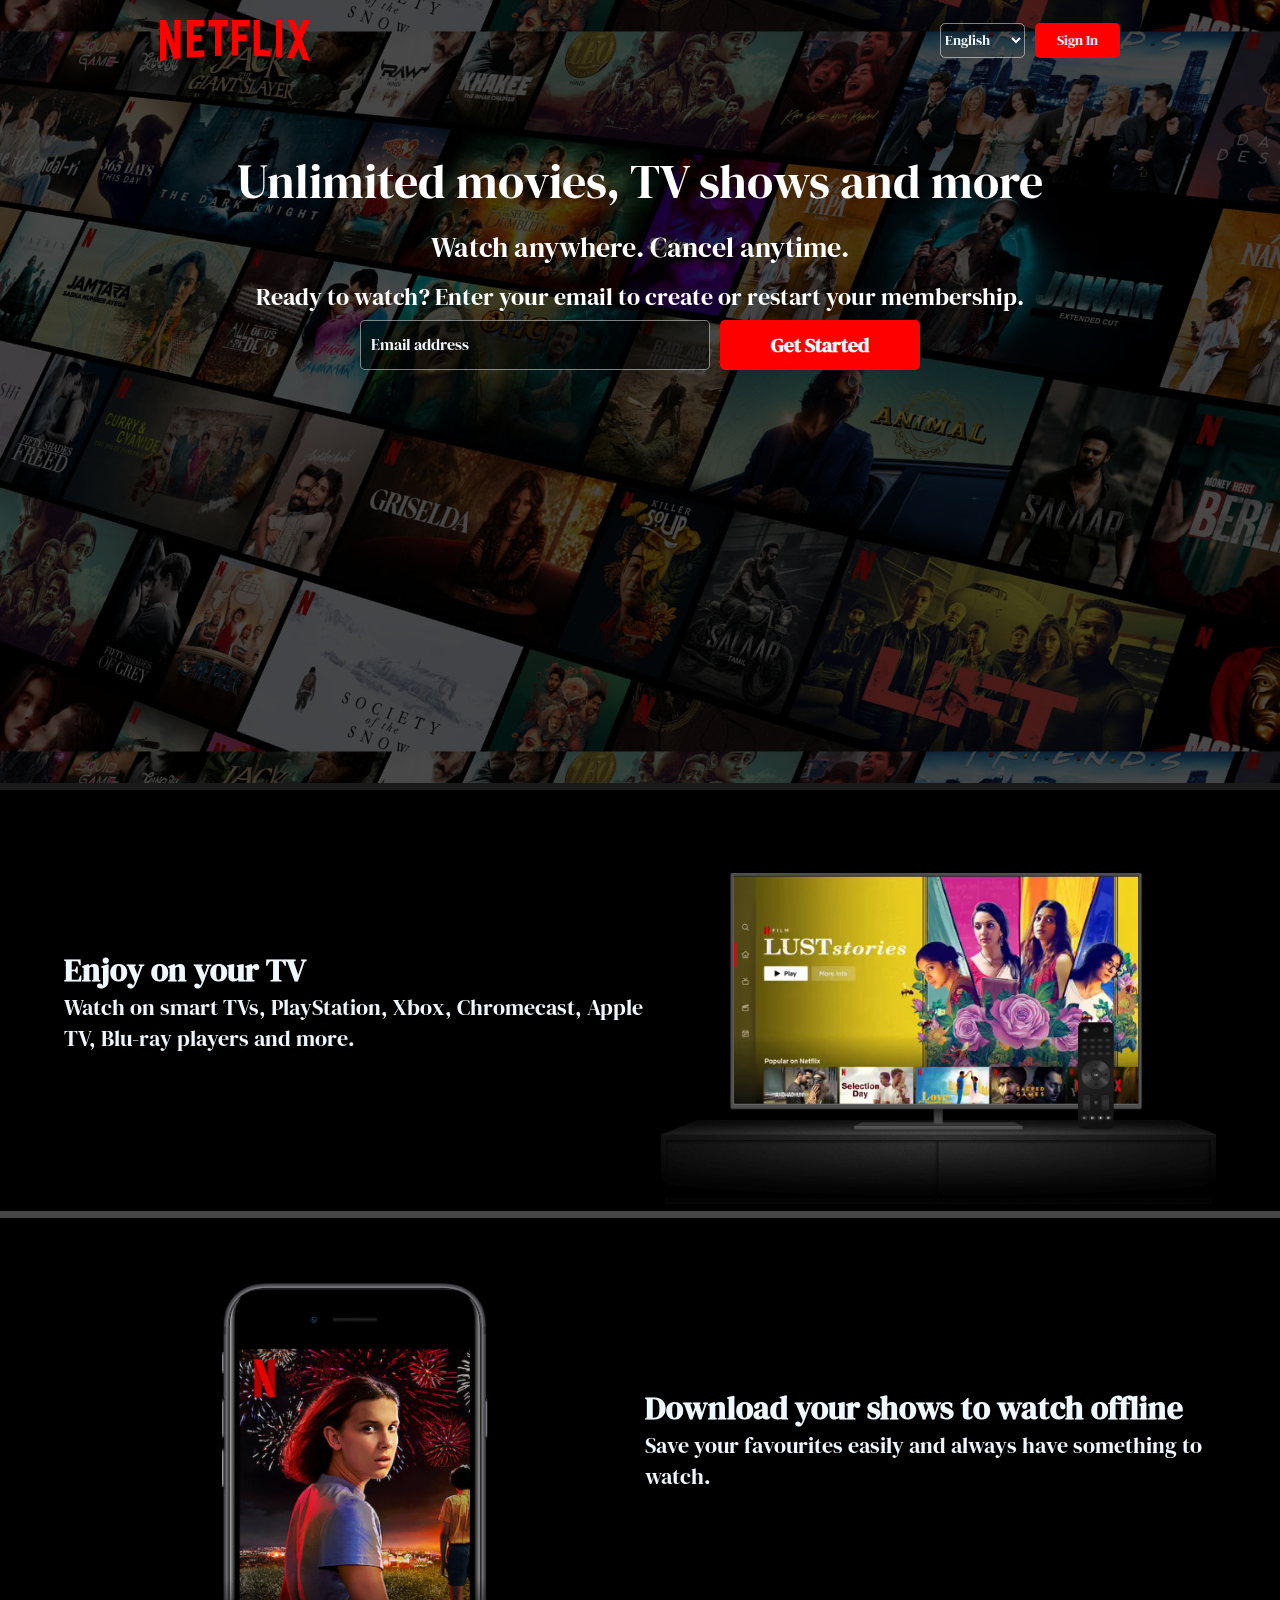
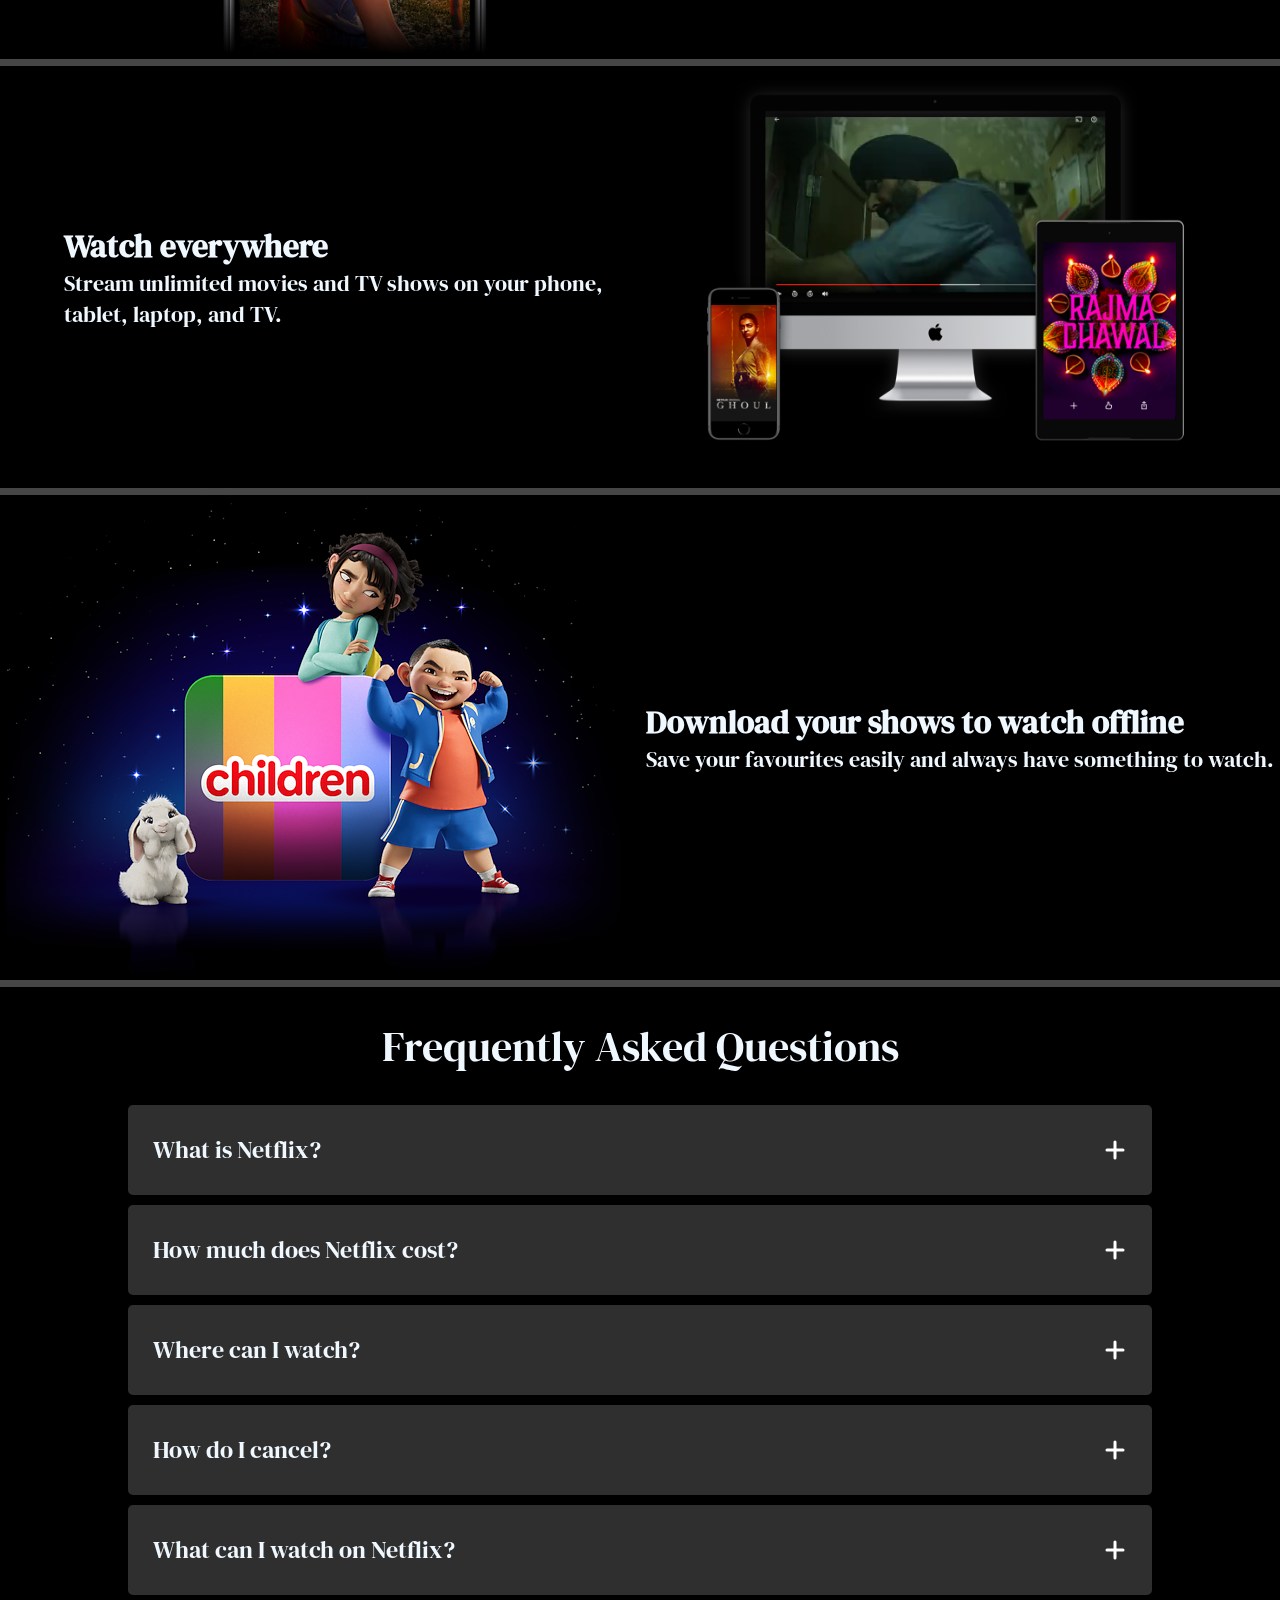
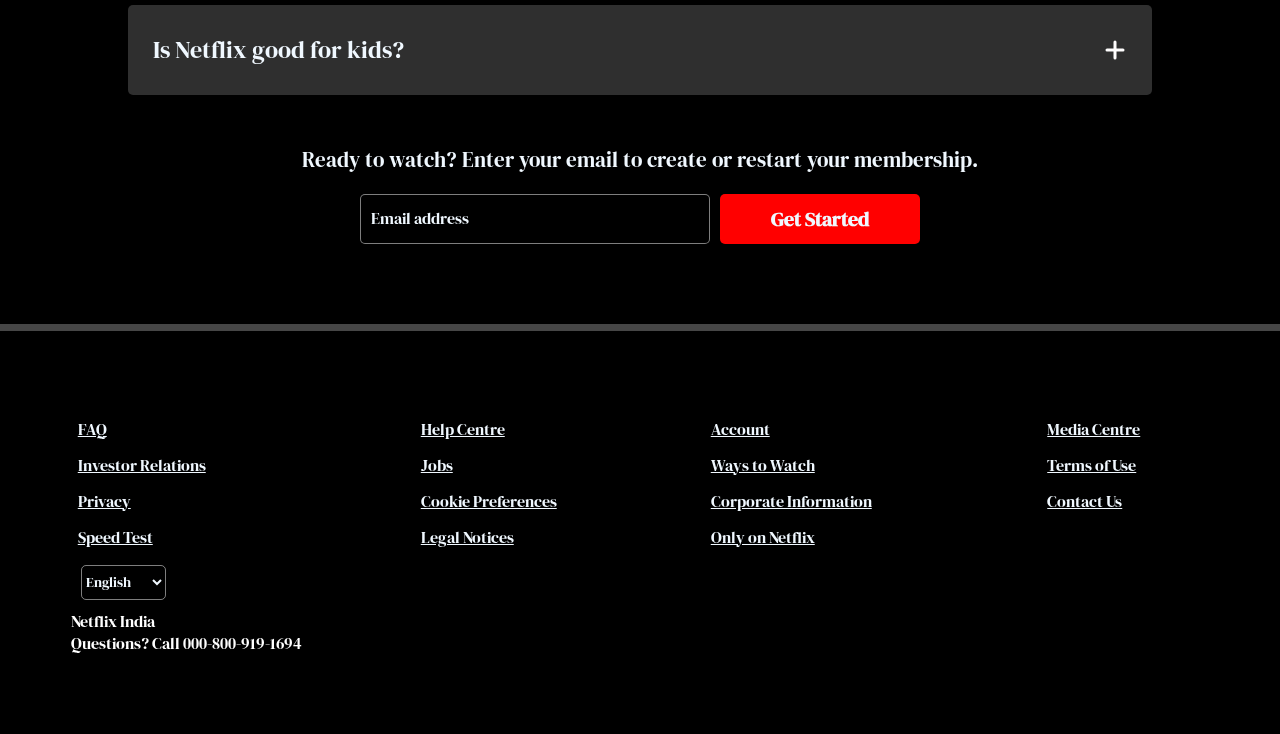
<file: Netflix_clone/index.html>
<!DOCTYPE html>
<html lang="en">
  <head>
    <meta charset="UTF-8" />
    <meta name="viewport" content="width=device-width, initial-scale=1.0" />
    <title>Netflix India – Watch TV Shows Online, Watch Movies Online</title>
    <link rel="stylesheet" href="style.css" />
  </head>
  <body>

<div class="all">
    <!-- Home Page -->
    <div class="main">
      <div class="agree">
        <div class="container"></div>
        <div class="nav">
          <img src="assets/logo.svg" alt="logo" width="150" />
          <div class="buttons">
            <select id="language">
              <option style="color: black;">English</option>
              <option style="color: black;">Hindi</option>
            </select>
            <button>Sign In</button>
          </div>
        </div>

        <div class="box">
          <h1>Unlimited movies, TV shows and more</h1>
          <h3>Watch anywhere. Cancel anytime.</h3>
          <h4>
            Ready to watch? Enter your email to create or restart your membership.
          </h4>

          <div class="getstarted">
            <input
              type="email"
              name="email"
              id="email"
              placeholder="Email address"
            />
            <button>Get Started</button>
          </div>
        </div>
      </div>
    </div>



    <!-- Next Page -->
    <div class="line"></div>

    <div class="section_one">
     
      <div class="para">
        
        <h1>Enjoy on your TV</h1>
        <p>
          Watch on smart TVs, PlayStation, Xbox, Chromecast, Apple TV, Blu-ray
          players and more.
        </p>
     
      </div>


      <div class="tvshow">
       
        <img src="assets/Images/tv.png" alt="tv-show" />
        <video src="assets/videos/tv_video.m4v" autoplay muted></video>
      
      </div>
    </div>

    <div class="line"></div>

    <div class="section_two">
      <div class="mobile_display">
        <img src="assets/Images/mobile-img.jpg" alt="mobile_display" />
      </div>

      <div class="mob_para">
        <h1>Download your shows to watch offline</h1>
        <p>Save your favourites easily and always have something to watch.</p>
      </div>
    </div>
    <div class="line"></div>

    <div class="section_three">
      <div class="panel_para">
        <h1>Watch everywhere</h1>
        <p>
          Stream unlimited movies and TV shows on your phone, tablet, laptop,
          and TV.
        </p>
      </div>
      <div class="tv_panel">
        
        <img src="assets/Images/device-pile-in.png" alt="not found" />
        <video src="assets/videos/video-devices-in.m4v" autoplay muted></video>
      </div>
      
    </div>

    <div class="line"></div>

    <div class="section_four">
      <div class="child_display">
        <img src="assets/Images/children_img.png" alt="not found image" />
      </div>

      <div class="child_para">
        <h1>Download your shows to watch offline</h1>
        <p>Save your favourites easily and always have something to watch.</p>
      </div>
    </div>
    <div class="line"></div>

    <div class="section_five">

      <h1>Frequently Asked Questions</h1>
      <div class="faq faq_one">             
        <span>What is Netflix?</span>
        <svg xmlns="http://www.w3.org/2000/svg" width="24" height="24" viewBox="0 0 24 24" fill="none">
          <path d="M12 4V20" stroke="#fffefe" stroke-width="3" stroke-linecap="round" stroke-linejoin="round"/>
          <path d="M4 12H20" stroke="#fffefe" stroke-width="3" stroke-linecap="round" stroke-linejoin="round"/>
          </svg>
          </svg> 
      </div>




      <div class="faq faq_two">             
        <span>How much does Netflix cost?</span>
        <svg xmlns="http://www.w3.org/2000/svg" width="24" height="24" viewBox="0 0 24 24" fill="none">
          <path d="M12 4V20" stroke="#fffefe" stroke-width="3" stroke-linecap="round" stroke-linejoin="round"/>
          <path d="M4 12H20" stroke="#fffefe" stroke-width="3" stroke-linecap="round" stroke-linejoin="round"/>
          </svg>
          </svg> 
      </div>



      <div class="faq faq_three">             
        <span>Where can I watch?</span>
        <svg xmlns="http://www.w3.org/2000/svg" width="24" height="24" viewBox="0 0 24 24" fill="none">
          <path d="M12 4V20" stroke="#fffefe" stroke-width="3" stroke-linecap="round" stroke-linejoin="round"/>
          <path d="M4 12H20" stroke="#fffefe" stroke-width="3" stroke-linecap="round" stroke-linejoin="round"/>
          </svg>
          </svg> 
      </div>




      <div class="faq faq_four">             
        <span>How do I cancel?</span>
        <svg xmlns="http://www.w3.org/2000/svg" width="24" height="24" viewBox="0 0 24 24" fill="none">
          <path d="M12 4V20" stroke="#fffefe" stroke-width="3" stroke-linecap="round" stroke-linejoin="round"/>
          <path d="M4 12H20" stroke="#fffefe" stroke-width="3" stroke-linecap="round" stroke-linejoin="round"/>
          </svg>
          </svg> 
      </div>




      <div class="faq faq_five">             
        <span>What can I watch on Netflix?</span>
        <svg xmlns="http://www.w3.org/2000/svg" width="24" height="24" viewBox="0 0 24 24" fill="none">
          <path d="M12 4V20" stroke="#fffefe" stroke-width="3" stroke-linecap="round" stroke-linejoin="round"/>
          <path d="M4 12H20" stroke="#fffefe" stroke-width="3" stroke-linecap="round" stroke-linejoin="round"/>
          </svg>
          </svg> 
      </div>


      <div class="faq faq_five">             
        <span>Is Netflix good for kids?</span>
        <svg xmlns="http://www.w3.org/2000/svg" width="24" height="24" viewBox="0 0 24 24" fill="none">
          <path d="M12 4V20" stroke="#fffefe" stroke-width="3" stroke-linecap="round" stroke-linejoin="round"/>
          <path d="M4 12H20" stroke="#fffefe" stroke-width="3" stroke-linecap="round" stroke-linejoin="round"/>
          </svg>
          </svg> 
      </div>
      
      <h4 class="memb">

        Ready to watch? Enter your email to create or restart your membership.
      </h4>

      <div class="faq_email getstarted">
        <input
          type="email"
          name="email"
          id="email"
          placeholder="Email address"
        />
        <button>Get Started</button>
      </div>


    </div>
   
    <div class="line"></div>

<footer>
  
  <div class="footer">
    
    <div class="link">
      <a href="">FAQ</a>
      <a href="">Investor Relations</a>
      <a href="">Privacy</a>
      <a href="">Speed Test</a>
      <select class="foot_lang extra_foot">
        <option style="color: black;">English</option>
        <option style="color: black;">Hindi</option>
      </select>
      <span>Netflix India</span>
      <p>Questions? Call 000-800-919-1694</p>
    </div>


    <div class="link">
      <a href="">Help Centre</a>
      <a href="">Jobs</a>
      <a href="">Cookie Preferences</a>
      <a href="">Legal Notices</a>
     
    </div>


    <div class="link">
      <a href="">Account</a>
      <a href="">Ways to Watch</a>
      <a href="">Corporate Information</a>
      <a href="">Only on Netflix</a>
     
    </div>


    <div class="link">
      <a href="">Media Centre</a>
      <a href="">Terms of Use</a>
      <a href="">Contact Us</a>
      
      
    </div>



  </div>

</footer>
</div>
  </body>
</html>
</file>
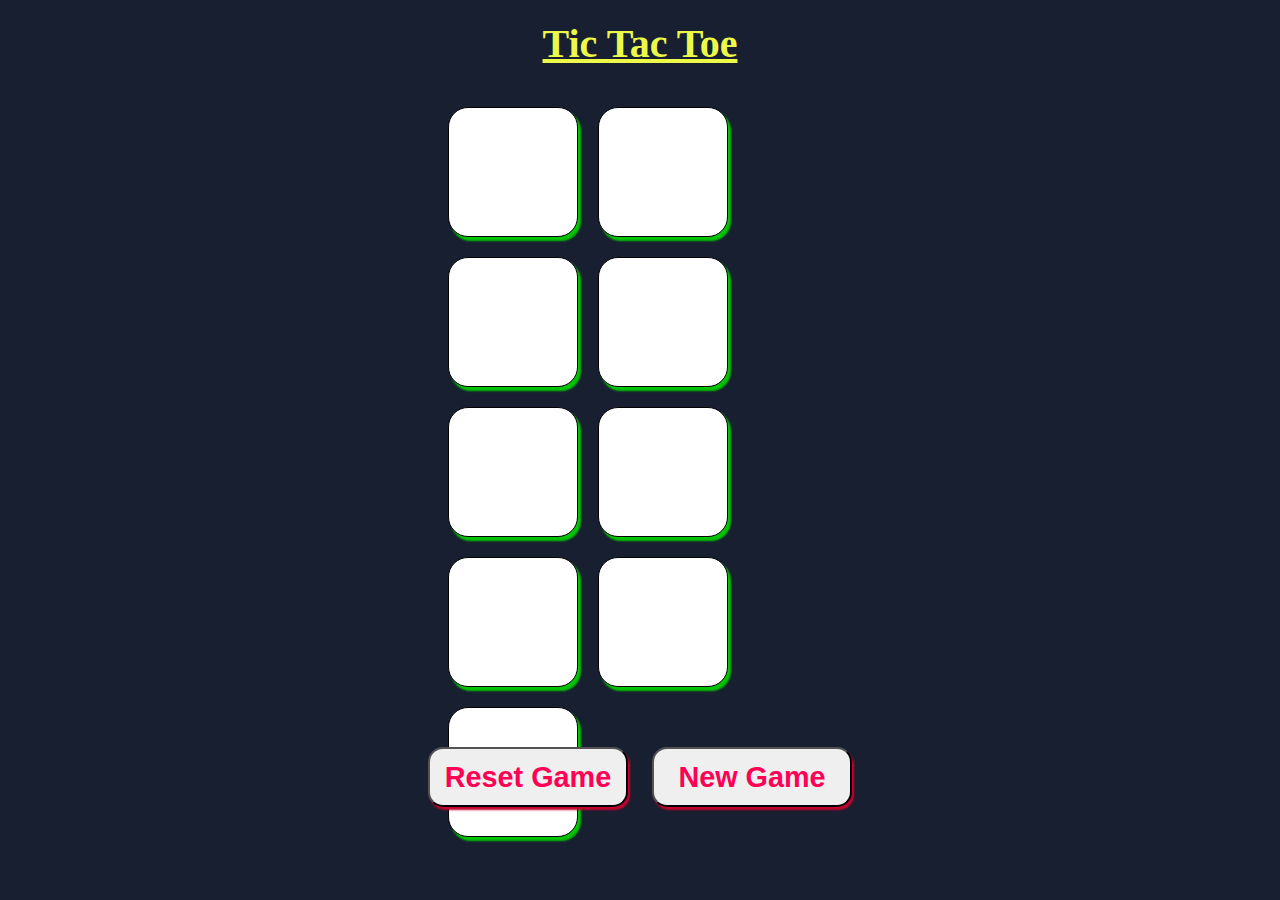
<file: tik tok toe js project/index.html>
<!DOCTYPE html>
<html lang="en">
<head>
    <meta charset="UTF-8">
    <meta name="viewport" content="width=device-width, initial-scale=1.0">
    <title>Tic Tac Toe Game</title>
    <link rel="stylesheet" href="style.css">
</head>
<body>
    
    
    <main>

        <h1 id="gameheading">Tic Tac Toe</h1>
        <div class="container">

        
<div class="game">

   <button class="box"></button>
   <button class="box"></button>

   <button class="box"></button>
   <button class="box"></button>

   <button class="box"></button>
   <button class="box"></button>

   <button class="box"></button>
   <button class="box"></button>

   <button class="box"></button>
</div>
</div>

<button class="reset">Reset Game</button>
<button class="newbtn">New Game</button>
    </main>

    <script src="app.js"></script>
</body>
</html>
</file>
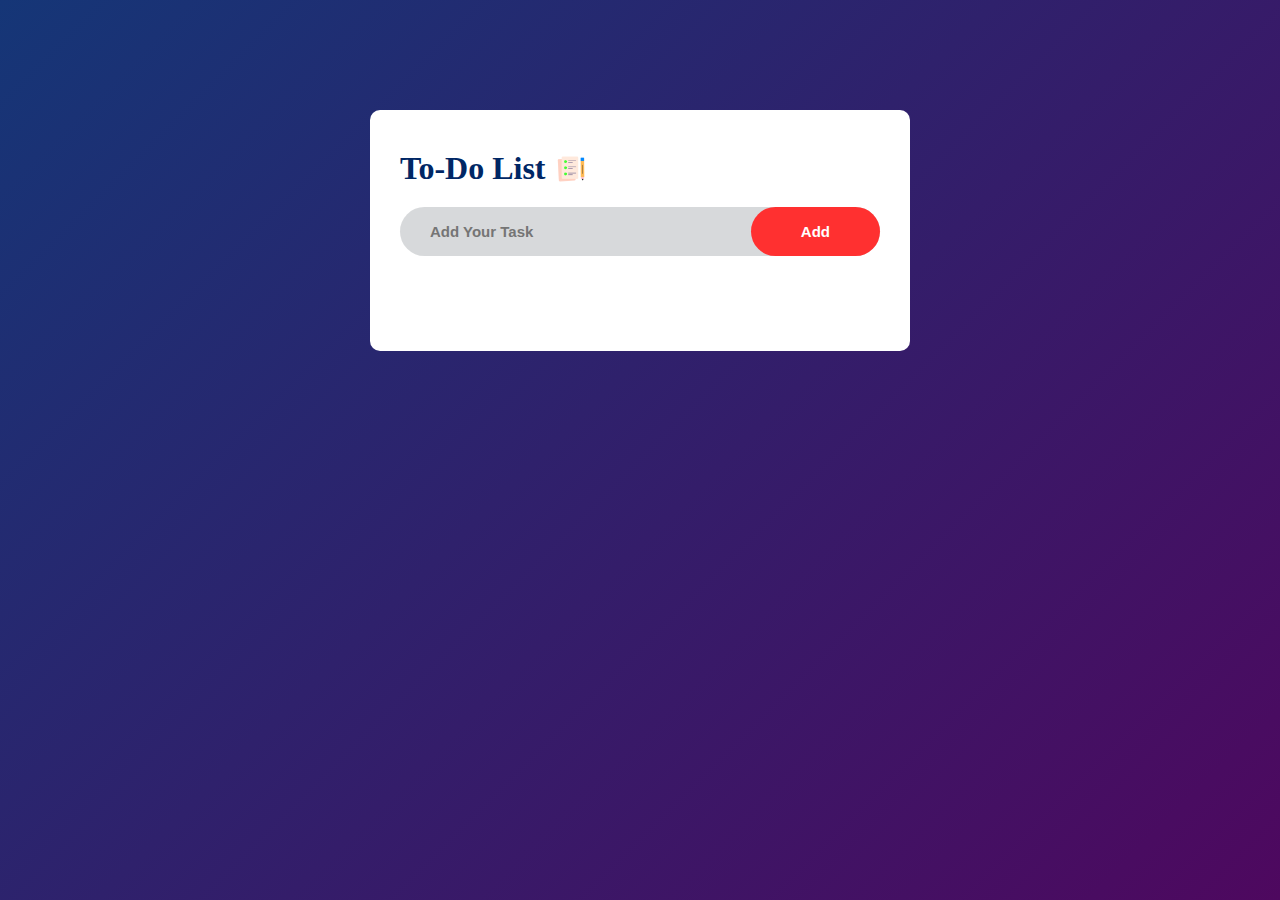
<file: toodo-list/index.html>
<!DOCTYPE html>
<html lang="en">
<head>
    <meta charset="UTF-8">
    <meta name="viewport" content="width=device-width, initial-scale=1.0">
    <title>To-Do List</title>
    <link rel="stylesheet" href="style.css">
</head>
<body>
    
    <div class="container">
        <div class="todo-app">
            <h1>To-Do List <img src="images/icon.png" alt=""></h1>
            
            <div class="task">
                <input type="text" id="inputbox" placeholder="Add Your Task">
                <button class="btn" onclick="addTask()">Add</button>
    
            </div>

            
                <ul id ="list-container">
<!-- 
                    <li class="checked">task1</li>
                    <li class="checked">task2</li>
                    <li class="checked">task3</li> -->
                </ul>
            
        </div>
    </div>

    <script src="app.js"></script>
</body>
</html>
</file>
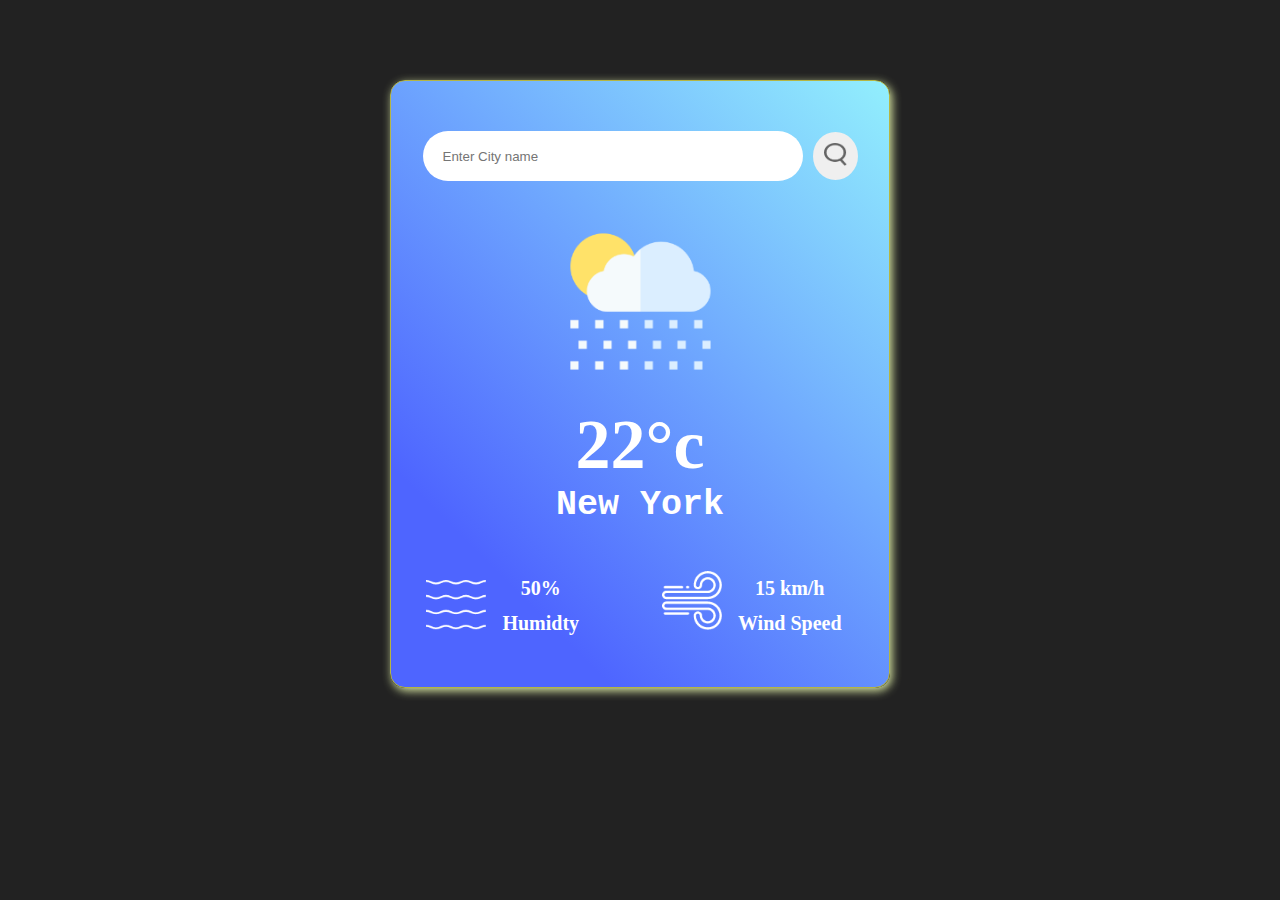
<file: weather app/index.html>
<!DOCTYPE html>
<html lang="en">
<head>
    <meta charset="UTF-8">
    <meta name="viewport" content="width=device-width, initial-scale=1.0">
    <title>Weather App</title>
    <link rel="stylesheet" href="style.css">
</head>
<body>

    <div class="container">

        <div class="search">
            <input type="text" id="citysearch" placeholder="Enter City name" spellcheck="false">
            <button class="btn"><img src="images/search.png" alt="not found"></button>
        </div>

        <div class="weather">
            <img src="images/rain.png" alt="not found" class="weather-icon">
            <h1 class="temp">22&deg;c</h1>
            <h2 class="city">New York</h2>

            <div class="details">

                <div class="col">
                    <img src="images/humidity.png" alt="not found">
                    <div>
                        <p class="humidity">50%</p>
                        <p>Humidty</p>

                    </div>
                </div>

                <div class="col">
                    <img src="images/wind.png" alt="not found">
                    <div>
                        <p class="wind">15 km/h</p>
                        <p>Wind Speed</p>

                    </div>
                </div>

            </div>
        </div>
    </div>


   <script src="app.js"></script>
</body>
</html>
</file>
<file: Netflix_clone/style.css>
@import url('https://fonts.googleapis.com/css2?family=DM+Serif+Display:ital@0;1&family=Josefin+Sans:wght@700&family=Lilita+One&family=Poppins:ital,wght@0,200;0,500;0,600;0,700;0,800;0,900;1,200;1,500;1,600;1,700;1,800;1,900&family=Protest+Riot&display=swap');

*{
    margin: 0;
    padding: 0;
  box-sizing: border-box;
    font-family: "DM Serif Display", serif;
    font-weight: 400;
    font-style: normal;
    
}
body{
    background-color: black;
   

}

.main{
    background-image: url("assets/Images/Netflix_Logo.jpg");
    /* height: 100%; */
    background-position: center center;
    background-repeat: none;
    /* border: 2px solid red; */
    background-size: max(1200px , 100vw);

}
   
   .agree{
    /* border: 2px solid yellow; */
    height: 87vh;
    /* max-width: 100vw; */
   }

.container{
    opacity: 0.62;
  background-color: black;
   position: absolute;
   width: 100%;
   height: 89%;
/* border: 2px solid rgb(43, 255, 0); */

}
.main .nav{
    
    display: flex;
    align-items: center;    
    justify-content: space-between;
    /* border: 2px solid red; */
    width: 75vw;
    margin:auto;
    position: relative;
    top: 20px;
   
}

.main .box{
    color: white;
    font-size: 1.5rem;
    display: flex;
    flex-direction: column;
    align-items: center;
    justify-content: center;
   /* border: 2px solid royalblue; */
   position: relative;
   top: 200px;
   text-align: center;
}

.main .box h1,.main .box h4,.main .box h3{
    margin: 10px 0;
    font-weight: 700;
}




.getstarted input{
    width: 350px;
    height: 50px;
    background-color: transparent;
    border: 1px solid rgba(255, 255, 255, 0.495);
    color: rgb(255, 255, 255);
    outline-color: red;
    background-color: rgba(0, 0, 0, 0.543);
    opacity: 1.44;
    padding-left: 10px;
    border-radius: 5px;
}

.getstarted input::placeholder{
    color: aliceblue;
    font-size: 16px;
 
}

.getstarted button{
    color: aliceblue;
    background-color: red;
    width: 200px;
    height: 50px;
    border: none;
    border-radius: 5px;
    font-size: 20px;
    font-weight: 900;
    cursor: pointer;
}

.getstarted,.buttons{
    display: flex;
    align-items: center;
    justify-content: center;
    gap: 10px;
}

.buttons #language,.buttons button,.foot_lang{
    color: aliceblue;
    background-color: red;
    width: 85px;
    height: 35px;
    border: none;
    border-radius: 5px;
    font-size: 14px;
    font-weight: 500;
    cursor: pointer;
   
}

.buttons #language,.foot_lang{
    background-color: transparent;
    border: 1px solid rgba(255, 255, 255, 0.495);
}

.line{
    width: 100%;
    height: 7px;
    /* border: 1px solid rgba(33, 29, 29, 0.966); */
    background-color: rgb(70, 70, 70);
    

}

/* start section one */

.section_one{
    display: flex;
    align-items: center;
    justify-content: center;
   max-width: 90vw;
    color: aliceblue;
    margin: auto;

}

.tvshow img{
    width: 555px;
   
}
.tvshow {
    position: relative;
}
.tvshow  video{
    position: absolute;
    top: 86px;
    right: 77px;
    z-index: -10;
    width: 405px;
   
}

.para p{
    font-size: 1.4rem;
}

.para h1{
    font-size: 2rem;
    font-weight: 900;
}


/* start section two */

.section_two{
    display: flex;
    align-items: center;
    justify-content: center;
    color: aliceblue;
    max-width: 90vw;
    margin: auto;   
}



.mob_para p{
    font-size: 1.4rem;
}

.mob_para h1{
    font-size: 2rem;
    font-weight: 900;
}

.mobile_display img{
    width: 100%;
}


/* section three */



.section_three{
    display: flex;
    align-items: center;
    justify-content: center;
   max-width: 90vw;
    color: aliceblue;
    margin: auto;

}

.tv_panel img{
    width: 555px;
   
}
.tv_panel {
    position: relative;
}
.tv_panel  video{
    position: absolute;
    top: 40px;
    right: 110px;
    z-index: -10;
   width: 350px;
   
}



.panel_para p{
    font-size: 1.4rem;
}

.panel_para h1{
    font-size: 2rem;
    font-weight: 900;
}



/* section four */


.section_four{
    display: flex;
    align-items: center;
    justify-content: center;
   max-width: 100vw;
    color: aliceblue;
    margin: auto;
}



.child_para p{
    font-size: 1.4rem;
}

.child_para h1{
    font-size: 2rem;
    font-weight: 900;
}

.child_display img{
    width: 100%;
}

/* section five  */
.section_five{
   
    text-align: center;
    color: aliceblue;
   
      
}

.section_five h1{
    font-size: 42px;
    margin: 30px auto; 
}


.faq{
    background-color: rgb(47, 47, 47);
    width: 80%;
    height: 10vh;
    display: flex;
  align-items: center;
  justify-content: space-between;
  padding: 25px;
  margin: 10px auto;
  font-size: 1.5rem;
  cursor: pointer;
  border-radius: 5px;
  
}

.faq:hover{
    background-color: rgb(66, 66, 66);
}

.faq_email{
    display: flex;
    align-items: center;
    justify-content: center;
    /* flex-direction: column; */
    margin-bottom: 80px;
}


.memb{
    font-size: 1.3rem;
    margin-top: 50px ;
    margin-bottom: 20px ;
}

.footer{

    display: grid;
    grid-template-columns: 1fr 1fr 1fr 1fr;
   margin: 0 50px;
   gap: 30px;
    
}

footer p{
    color: rgb(255, 255, 255);  
    text-align: start;
   
}

.link{
    display: flex;
    margin: 80px auto;
    flex-direction: column;
    color: rgb(255, 255, 255);  
  
   
}

.link a{
    text-decoration: none;
    color: aliceblue;
   margin: 7px;
   text-decoration: underline;
}

.extra_foot{
    margin: 10px;

}

















@media (max-width:1496px) {
    .main .box h1,.main .box h4,.main .box h3{
        margin: 7px 0;
        font-weight: 500;

    }

    .main .box{
        /* border: 2px solid red; */
        top: 100px;
    }
    
}


@media (max-width:1000px) {
    .section_two,.section_four,.section_one,.section_three{
        flex-direction: column;
    }
    .main .box{
       font-size: 1.2rem;  
       
    }
    
    .para,.panel_para,.mob_para,.child_para{
        font-size: 1.2rem;  
        text-align: center;
        margin: 30px auto;
    }

   
}

@media (max-width:656px) {
   
    .getstarted {
       flex-direction: column;
       margin-top: 10px;
       
    }

    .main .box{
        font-size: 1rem; 
        top: 70px;
        text-align: center;       
     }

     .tvshow img{
        width:350px;       
    }

    .tvshow  video{
       width: 80%;  
       top: 56px;
       right: 27px;     
    }


     .tv_panel img{
        width:350px;       
    }

    .tv_panel  video{
       width:200px;  
       top: 30px;
       right: 81px;     
    }

    .getstarted input{
        height: 40px;
        width: 250px;
    }
    .getstarted button{
        height: 40px;
        width: 140px;
        font-size: 16px;
    }

        
.footer{

    
    grid-template-columns: 1fr 1fr; 

    
}

.link{
    
    margin: 10px auto;    
    align-items: start;
    
}

}

@media (max-width:480px) and (min-width:350px) {

.faq{
    font-size: 1.1rem;
}

.section_five h1 {
    font-size: 32px;

}
.main .nav{
   gap: 30px;
    justify-content: space-evenly;
   
}
}

@media (max-width:350px){
    .main .nav{
        flex-direction: column;
        align-items: self-start;
        margin-left: 20px;
    }
    
    .main img{
        margin-bottom: 10px;

    }

    .main .box{
        font-size: 0.8rem; 
        top: 30px;            
     }

     
     .getstarted input{
        height: 35px;
        width: 80vw;
        
    }
    .getstarted button{
        height: 35px;
        width: 50vw;
        font-size: 16px;
    }





    .tvshow img{
        width:200px;       
    }

    .tvshow  video{
       width: 150px; 
       top: 26px;
          
    }


     .tv_panel img{
        width:200px;       
    }

    .tv_panel  video{
       width:120px;  
       top: 10px;
       right: 38px;     
    }

    .footer{

        display: grid;
        grid-template-columns: 1fr; 
    margin: 0;
        
    }
    .link{
   
        align-items: center;
        
    }
   
   
}
</file>
<file: tik tok toe js project/style.css>
*{
    margin: 0;
    padding: 0;
    box-sizing: border-box;
}

body{
    background-color: #171f30;
    text-align: center;
}

#gameheading{
    margin-top: 20px;
    color: rgb(237, 249, 73);
    font-weight: 600;
    font-size: 2.5rem;
    text-decoration: underline;

}

.container{
  /* border: 2px solid red; */
  width: 45vw;
  margin: 0px auto;
  margin-top: 40px;
  height: 70vh;
}

.game{
    /* border: 2px solid rgb(13, 255, 0); */
    width: 30vw;
    margin: 15px auto;
    height: 65vh;
    display: flex;
    flex-direction: row;
    flex-wrap: wrap;
    gap: 20px;

}

.box{
    /* border: 2px solid rgb(217, 255, 0); */
    width: 130px;
    height: 130px;
    border: none;
    border-radius: 20px;
    box-shadow: 3px 4px 2px rgb(5, 195, 5);
    font-size: 3rem;
    color: rgb(255, 0, 85);
    font-weight: 600;
    border: 1px solid black;
    background-color:rgb(255, 255, 255);
  
}

.box:hover{
    background-color: aquamarine;
   transform: scale(1.035);
}

.reset,.newbtn{
    border-radius: 15px;
    box-shadow: 2px 3px 2px rgb(195, 5, 46);
    font-size: 1.8rem;
    color: rgb(255, 0, 85);
    font-weight: 600;
    width: 200px;
    height: 60px;
    margin: 10px;

}


@media screen {
    
}
</file>
<file: toodo-list/style.css>
*{
    margin: 0;
    padding: 0;
    box-sizing: border-box;
}

.container{
    width: 100%;
    min-height: 100vh;
    background: linear-gradient(135deg, #153677,#4e085f);
    padding: 10px;

}

.todo-app{
    width: 100%;
    max-width: 540px;
    background-color: #fff;
    margin: 100px auto 20px;
    padding: 40px 30px 70px;
    border-radius: 10px;
}

.todo-app h1{
    color: #002765;
    display: flex;
    align-items: center;
    margin-bottom: 20px;
}

.todo-app h1 img{
    width: 30px;
    margin-left: 10px;

}

.task{
    display: flex;
    align-items: center;
    justify-content: space-between;
    background-color: rgba(195, 198, 201, 0.676);
    border-radius: 30px;
    margin-bottom: 25px;
    padding-left: 20px;
}

.task input{
    flex: 1;
    border: none;
    outline: none;
    background-color: transparent;
    padding: 10px;
    font-weight: 700;
    font-size: 15px;
}

.task button{
    border: none;
    outline: none;
    padding: 16px 50px;
    background-color: rgb(255, 48, 48);
    color: white;
    border-radius: 40px;
    cursor: pointer;
    font-weight: 700;
    font-size: 15px;
}

ul li{
    list-style: none;
    font-size: 17px;
    padding: 12px 8px 12px 50px;
    user-select: none;
    cursor: pointer;
    position: relative;

}

ul li::before{
    content: '';
    position: absolute;
    height: 28px;
    width: 28px;
    border-radius: 50%;
    background-image: url(/images/unchecked.png);
    background-size: cover;
    background-position: center;
    top: 12px;
    left: 8px;
}

ul li .checked{
    color: #555;
    text-decoration: line-through;

}

ul li .checked::before{
    background-image: url(images/checked.png);
}

ul li span {
    position: absolute;
    right: 0;
    top: 5px;
    width: 35px;
    height: 35px;
    font-size: 30px;
    line-height: 36px;
    text-align: center;
    color: #fc4a4a;
    font-weight: bolder;
    border-radius: 50%;
}


ul li span:hover{
    border: 1px solid black;
   background-color: rgb(73, 241, 85);
    
}
</file>
<file: weather app/style.css>
*{
    margin: 0;
    padding: 0;
    box-sizing: border-box;
    
}

body{
    background: #222;

}


.container{
    border: 1px solid rgb(181, 181, 67);
    background: linear-gradient(45deg,  #4E65FF 20%, #92EFFD 100%);
    color: white;
    width: 500px;
    margin: 80px auto;
    border-radius: 15px;
    text-align: center;
    box-shadow: 2px 3px 10px rgb(215, 229, 162);
}

.search{
    display: flex;
    /* border: 2px solid red; */
    align-items: center;
    justify-content: center;
    gap: 10px;
    margin-top: 50px;
}

.search input{
    height: 50px;
    width: 380px;
    border-radius: 40px;
    border: none;
    padding-left: 20px;
}



.search button img{

    width: 45px;
    height: 45px;
    padding: 11px;
  
    
}

.search button {
    border-radius: 50%;
    border: none;

}

.weather-icon{
    width: 200px;
    margin-top: 20px;
}

.temp{
    font-size: 70px;
    
}
.city{
    font-size: 35px;
    font-family: 'Courier New', Courier, monospace ;
    
}

.details{
    /* border: 2px solid rgb(0, 255, 34); */
    display: flex;
    align-items: center;
    justify-content: space-around;
    margin: 40px 0px;
   
}

.col img{
    width: 60px;
}

.col div{
    display: inline-block;
    
}

.col div p {
    font-size: 20px;
    margin: 12px;
    font-weight: 600;
}
</file>
